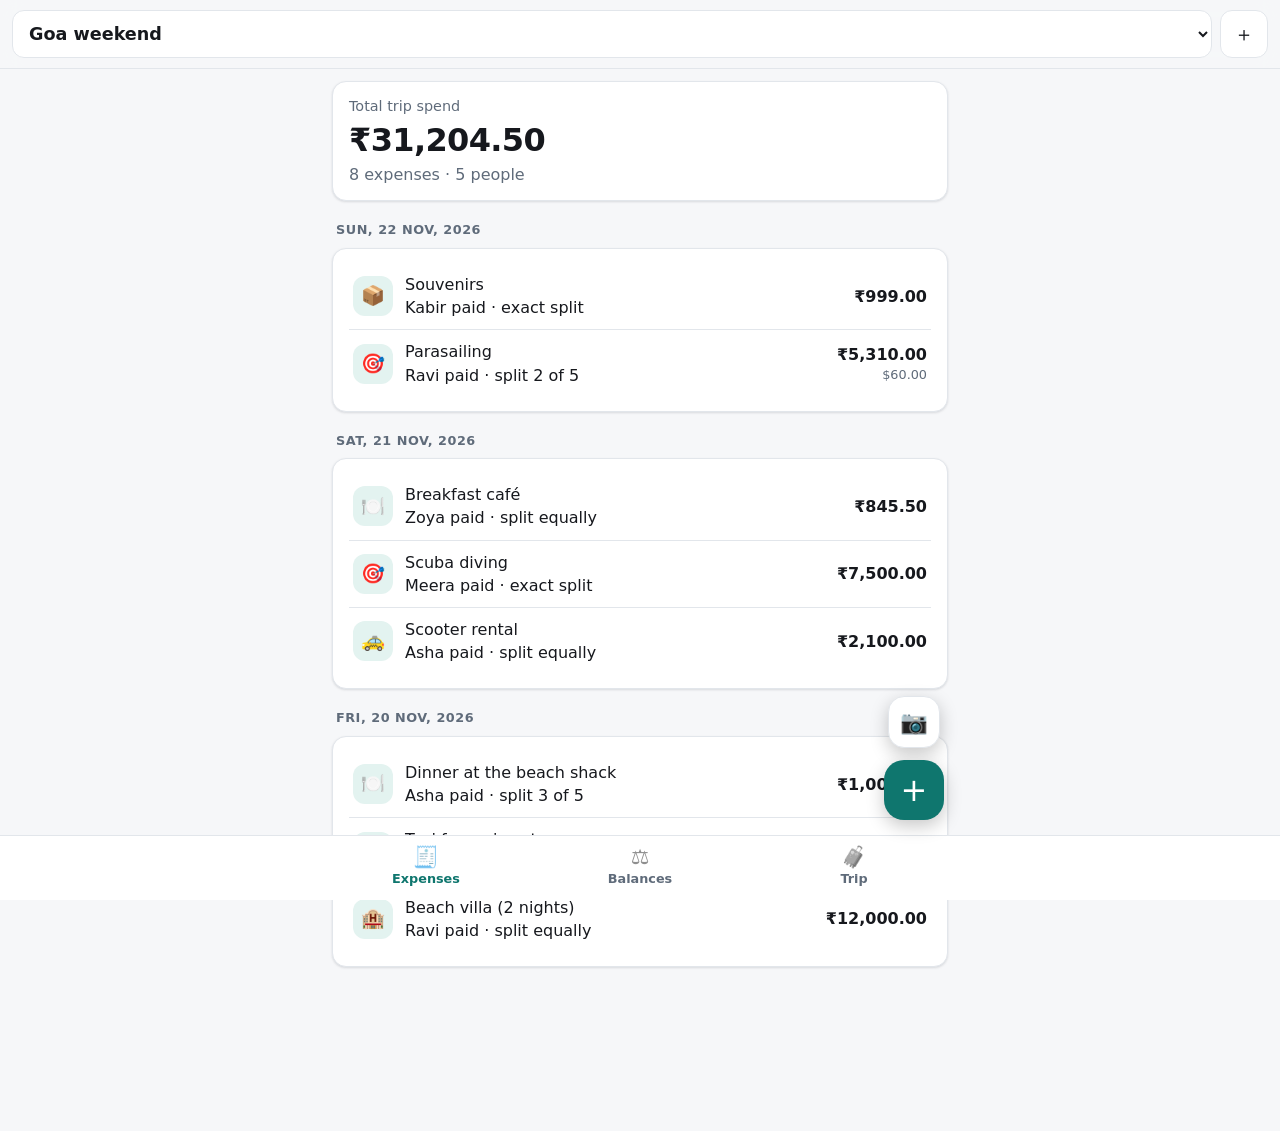
<file: index.html>
<!doctype html>
<html lang="en">
<head>
  <meta charset="utf-8">
  <meta name="viewport" content="width=device-width, initial-scale=1, viewport-fit=cover">
  <meta name="color-scheme" content="light dark">
  <meta name="theme-color" content="#f6f7f9" media="(prefers-color-scheme: light)">
  <meta name="theme-color" content="#0f1115" media="(prefers-color-scheme: dark)">
  <title>Trip Splitter</title>
  <link rel="icon" href="data:image/svg+xml,<svg xmlns='http://www.w3.org/2000/svg' viewBox='0 0 100 100'><text y='.9em' font-size='90'>🧳</text></svg>">
  <link rel="stylesheet" href="styles.css">
  <link rel="manifest" href="manifest.webmanifest">
  <link rel="apple-touch-icon" href="icon-192.png">
</head>
<body>
  <header class="topbar">
    <label for="tripSelect" class="sr-only">Current trip</label>
    <select id="tripSelect" class="trip-select"></select>
    <button type="button" class="icon-btn" data-action="new-trip" aria-label="New trip" title="New trip">＋</button>
  </header>

  <main>
    <section id="view-expenses" class="view" aria-label="Expenses"></section>
    <section id="view-balances" class="view" aria-label="Balances" hidden></section>
    <section id="view-trip" class="view" aria-label="Trip settings" hidden></section>
  </main>

  <button type="button" id="fabScan" class="fab fab-scan" data-action="scan" aria-label="Scan a bill or UPI screenshot" title="Scan a bill or UPI screenshot">📷</button>
  <button type="button" id="fab" class="fab" data-action="add-expense" aria-label="Add expense">+</button>

  <nav class="tabbar" aria-label="Sections">
    <button type="button" data-action="tab" data-tab="expenses"><span class="tab-ico" aria-hidden="true">🧾</span><span>Expenses</span></button>
    <button type="button" data-action="tab" data-tab="balances"><span class="tab-ico" aria-hidden="true">⚖️</span><span>Balances</span></button>
    <button type="button" data-action="tab" data-tab="trip"><span class="tab-ico" aria-hidden="true">🧳</span><span>Trip</span></button>
  </nav>

  <!-- Add / edit expense -->
  <dialog id="expenseDialog" class="sheet">
    <form id="expenseForm" class="dlg" novalidate autocomplete="off">
      <div class="dlg-head">
        <h2 id="expTitle">Add expense</h2>
        <button type="button" class="icon-btn" data-close aria-label="Close">✕</button>
      </div>
      <div class="dlg-body">
        <button type="button" class="btn scan-btn" id="scanBtn">📷 Scan bill or UPI screenshot</button>
        <div id="scanPanel" class="scan-panel" hidden>
          <img id="scanImg" alt="Scanned bill. Tap to enlarge">
          <div class="scan-info">
            <p id="scanMsg" class="scan-msg" aria-live="polite"></p>
            <div class="progress" id="scanProg"><span></span></div>
            <ul id="scanFound" class="scan-found"></ul>
            <button type="button" class="btn small" id="scanAsPayment" hidden></button>
            <details id="scanTextBox" hidden><summary>Text read from the image</summary><pre id="scanText"></pre></details>
          </div>
        </div>

        <label class="field">
          <span>Description</span>
          <input name="description" maxlength="80" placeholder="e.g. Dinner at the shack" enterkeyhint="next">
        </label>

        <div class="field-row">
          <label class="field grow">
            <span>Amount</span>
            <input name="amount" inputmode="decimal" placeholder="0.00" enterkeyhint="done">
          </label>
          <label class="field">
            <span>Currency</span>
            <select name="currency"></select>
          </label>
        </div>

        <div id="rateBox" class="rate-box" hidden>
          <label class="field">
            <span id="rateLabel">Rate</span>
            <span class="input-with-btn">
              <input name="rate" inputmode="decimal" placeholder="Exchange rate">
              <button type="button" class="btn small" id="rateRefresh">Fetch</button>
            </span>
          </label>
          <p class="hint" id="rateNote"></p>
          <p class="hint strong" id="inrPreview"></p>
        </div>

        <div class="field-row">
          <label class="field grow">
            <span>Date</span>
            <input type="date" name="date">
          </label>
          <label class="field grow">
            <span>Paid by</span>
            <select name="paidBy"></select>
          </label>
        </div>

        <fieldset class="field">
          <legend>Category</legend>
          <p class="hint cat-hint" id="catHint" hidden>Pick the type. Taxi, auto or train → Transport; petrol or diesel → Fuel.</p>
          <div class="chips">
            <label class="chip"><input type="radio" name="category" value="Food"><span>🍽️ Food</span></label>
            <label class="chip"><input type="radio" name="category" value="Transport"><span>🚕 Transport</span></label>
            <label class="chip"><input type="radio" name="category" value="Fuel"><span>⛽ Fuel</span></label>
            <label class="chip"><input type="radio" name="category" value="Stay"><span>🏨 Stay</span></label>
            <label class="chip"><input type="radio" name="category" value="Activities"><span>🎯 Activities</span></label>
            <label class="chip"><input type="radio" name="category" value="Other"><span>📦 Other</span></label>
          </div>
        </fieldset>

        <fieldset class="field">
          <legend>Split</legend>
          <div class="segmented">
            <label><input type="radio" name="split" value="equal"><span>Equally</span></label>
            <label><input type="radio" name="split" value="exact"><span>Exact amounts</span></label>
          </div>
          <div class="split-tools" id="splitTools">
            <button type="button" class="btn-text" id="selAll">Select all</button>
            <button type="button" class="btn-text" id="selNone">Clear</button>
          </div>
          <div id="splitRows" class="split-rows"></div>
        </fieldset>
      </div>
      <div class="dlg-foot">
        <p id="splitStatus" class="status" aria-live="polite"></p>
        <div class="btn-row">
          <button type="button" class="btn danger-outline" id="expDelete">Delete</button>
          <button type="submit" class="btn primary grow" id="expSave">Save expense</button>
        </div>
      </div>
    </form>
  </dialog>

  <!-- Record a payment (settlement) -->
  <dialog id="paymentDialog" class="sheet">
    <form id="paymentForm" class="dlg" novalidate autocomplete="off">
      <div class="dlg-head">
        <h2>Record a payment</h2>
        <button type="button" class="icon-btn" data-close aria-label="Close">✕</button>
      </div>
      <div class="dlg-body">
        <label class="field"><span>Who paid</span><select name="from"></select></label>
        <label class="field"><span>Paid to</span><select name="to"></select></label>
        <div class="field-row">
          <label class="field grow"><span>Amount (₹)</span><input name="amount" inputmode="decimal" placeholder="0.00"></label>
          <label class="field grow"><span>Date</span><input type="date" name="date"></label>
        </div>
        <p class="hint">Payments are recorded in ₹ and reduce what the payer owes.</p>
      </div>
      <div class="dlg-foot">
        <p id="payStatus" class="status" aria-live="polite"></p>
        <div class="btn-row"><button type="submit" class="btn primary grow" id="paySave">Save payment</button></div>
      </div>
    </form>
  </dialog>

  <!-- New trip -->
  <dialog id="tripDialog" class="sheet">
    <form id="tripForm" class="dlg" novalidate autocomplete="off">
      <div class="dlg-head">
        <h2>New trip</h2>
        <button type="button" class="icon-btn" data-close aria-label="Close">✕</button>
      </div>
      <div class="dlg-body">
        <label class="field"><span>Trip name</span><input name="tripName" maxlength="60" placeholder="e.g. Goa weekend"></label>
        <label class="field"><span>Default currency</span><select name="currency"></select></label>
        <label class="field">
          <span>People (one per line, or separated by commas)</span>
          <textarea name="people" rows="5" placeholder="Asha&#10;Ravi&#10;Meera"></textarea>
        </label>
      </div>
      <div class="dlg-foot">
        <p id="tripStatus" class="status" aria-live="polite"></p>
        <div class="btn-row"><button type="submit" class="btn primary grow">Create trip</button></div>
      </div>
    </form>
  </dialog>

  <!-- Generic confirm / choice -->
  <dialog id="askDialog" class="small">
    <div class="dlg">
      <div class="dlg-head"><h2 id="askTitle"></h2></div>
      <div class="dlg-body" id="askBody"></div>
      <div class="dlg-foot"><div class="btn-row wrap" id="askButtons"></div></div>
    </div>
  </dialog>

  <div id="toast" class="toast" role="status" aria-live="polite"></div>
  <input type="file" id="importFile" accept="application/json,.json" hidden>
  <input type="file" id="scanFile" accept="image/*" hidden>

  <script src="money.js"></script>
  <script src="sample.js"></script>
  <script src="billparse.js"></script>
  <script src="app.js"></script>
</body>
</html>
</file>
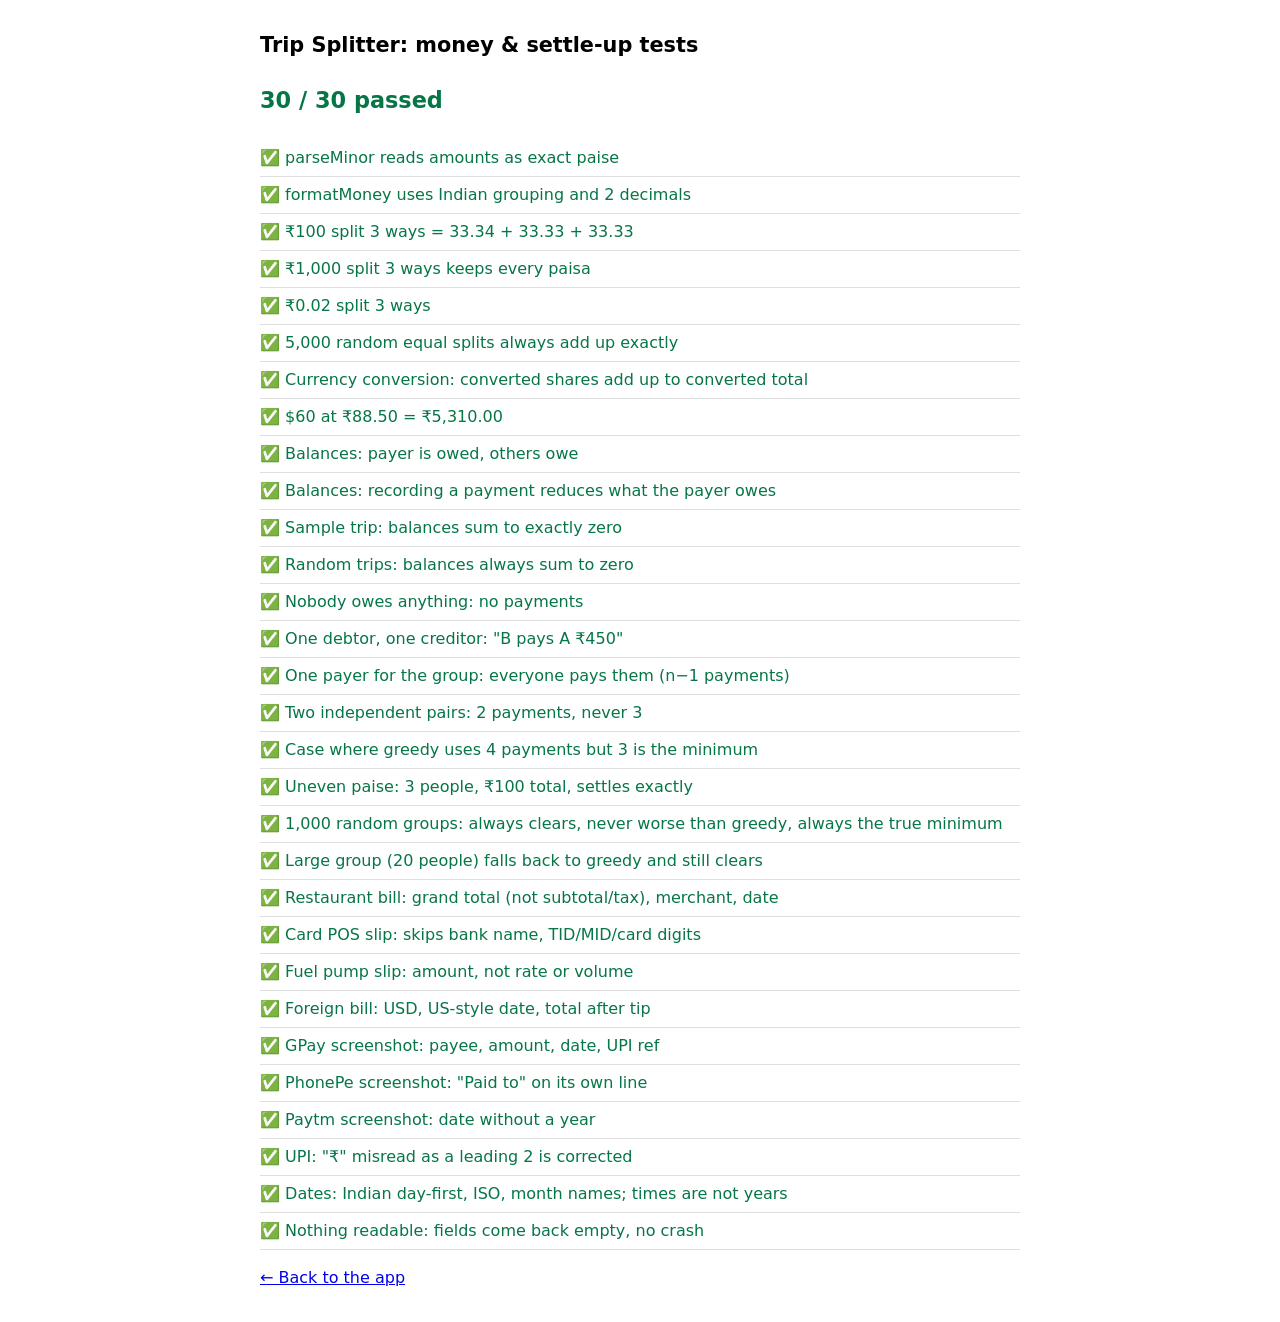
<file: tests.html>
<!doctype html>
<html lang="en">
<head>
  <meta charset="utf-8">
  <meta name="viewport" content="width=device-width, initial-scale=1">
  <meta name="color-scheme" content="light dark">
  <title>Trip Splitter tests</title>
  <style>
    body { font: 16px/1.5 system-ui, sans-serif; max-width: 760px; margin: 0 auto; padding: 16px; }
    h1 { font-size: 1.3rem; }
    #summary { font-size: 1.4rem; font-weight: 700; }
    .pass { color: #067647; } .fail { color: #c4320a; }
    @media (prefers-color-scheme: dark) { .pass { color: #4ade80; } .fail { color: #fb7f6b; } }
    ul { list-style: none; padding: 0; } li { padding: 6px 0; border-bottom: 1px solid #8884; }
    pre { white-space: pre-wrap; margin: 4px 0 0 28px; font-size: .85rem; }
  </style>
</head>
<body>
  <h1>Trip Splitter: money &amp; settle-up tests</h1>
  <p id="summary">Running…</p>
  <ul id="results"></ul>
  <p><a href="index.html">← Back to the app</a></p>
  <script src="money.js"></script>
  <script src="sample.js"></script>
  <script src="billparse.js"></script>
  <script src="tests.js"></script>
</body>
</html>
</file>
<file: styles.css>
/* Trip Splitter: mobile-first, light/dark via prefers-color-scheme */

:root {
  --bg: #f6f7f9;
  --card: #ffffff;
  --card-2: #f1f3f6;
  --text: #16181d;
  --muted: #5f6b7a;
  --border: #e2e6eb;
  --accent: #0f766e;
  --accent-ink: #ffffff;
  --accent-soft: #e3f3f0;
  --pos: #067647;
  --neg: #c4320a;
  --danger: #c8231a;
  --shadow: 0 1px 2px rgba(16, 24, 40, .05), 0 1px 3px rgba(16, 24, 40, .08);
  --radius: 14px;
  --tap: 48px;
  --tabbar-h: 64px;
  color-scheme: light dark;
}

@media (prefers-color-scheme: dark) {
  :root {
    --bg: #0f1115;
    --card: #181b21;
    --card-2: #20242c;
    --text: #eceef2;
    --muted: #9aa4b2;
    --border: #2b3039;
    --accent: #2dd4bf;
    --accent-ink: #052421;
    --accent-soft: #11302c;
    --pos: #4ade80;
    --neg: #fb7f6b;
    --danger: #fb7f6b;
    --shadow: none;
  }
}

*, *::before, *::after { box-sizing: border-box; }

html { -webkit-text-size-adjust: 100%; }

body {
  margin: 0;
  font: 16px/1.45 system-ui, -apple-system, "Segoe UI", Roboto, "Noto Sans", sans-serif;
  background: var(--bg);
  color: var(--text);
  padding-bottom: calc(var(--tabbar-h) + 88px + env(safe-area-inset-bottom));
}

button, input, select, textarea { font: inherit; color: inherit; }

.sr-only {
  position: absolute; width: 1px; height: 1px; overflow: hidden;
  clip: rect(0 0 0 0); white-space: nowrap;
}

[hidden] { display: none !important; }

/* ---------- Top bar ---------- */
.topbar {
  position: sticky; top: 0; z-index: 10;
  display: flex; gap: 8px; align-items: center;
  padding: calc(10px + env(safe-area-inset-top)) 12px 10px;
  background: color-mix(in srgb, var(--bg) 88%, transparent);
  backdrop-filter: blur(10px);
  -webkit-backdrop-filter: blur(10px);
  border-bottom: 1px solid var(--border);
}

.trip-select {
  flex: 1; min-width: 0;
  min-height: var(--tap);
  font-size: 1.1rem; font-weight: 650;
  padding: 0 36px 0 12px;
  border: 1px solid var(--border); border-radius: 12px;
  background: var(--card);
}

.icon-btn {
  flex: none;
  width: var(--tap); height: var(--tap);
  display: inline-grid; place-items: center;
  border: 1px solid var(--border); border-radius: 12px;
  background: var(--card); cursor: pointer;
  font-size: 1.25rem;
}

main { max-width: 640px; margin: 0 auto; padding: 12px; }

.view { display: flex; flex-direction: column; gap: 12px; }

/* ---------- Cards & lists ---------- */
.card {
  background: var(--card);
  border: 1px solid var(--border);
  border-radius: var(--radius);
  box-shadow: var(--shadow);
  padding: 14px 16px;
}
.card h3 { margin: 0 0 8px; font-size: 1rem; }
.card > .hint:last-child { margin-bottom: 0; }

.total-card .label { color: var(--muted); font-size: .9rem; }
.total-card .big { font-size: 2rem; font-weight: 750; letter-spacing: -.02em; font-variant-numeric: tabular-nums; }

.muted { color: var(--muted); }
.hint { color: var(--muted); font-size: .875rem; margin: 6px 0; }
.hint.strong { color: var(--text); font-weight: 600; }
.empty-note { color: var(--muted); margin: 4px 0 8px; }

.list { list-style: none; margin: 0; padding: 0; }
.row {
  display: flex; align-items: center; gap: 10px;
  min-height: 56px; padding: 8px 0;
  border-top: 1px solid var(--border);
}
.list > .row:first-child { border-top: 0; }
.row .grow { flex: 1; min-width: 0; }
.row .title { font-weight: 600; overflow-wrap: anywhere; }
.row .sub { color: var(--muted); font-size: .85rem; }
.amt { font-weight: 650; font-variant-numeric: tabular-nums; white-space: nowrap; text-align: right; }
.amt .orig { display: block; color: var(--muted); font-weight: 400; font-size: .8rem; }
.pos { color: var(--pos); }
.neg { color: var(--neg); }

.date-head {
  margin: 8px 4px -4px; font-size: .8rem; font-weight: 650;
  color: var(--muted); text-transform: uppercase; letter-spacing: .04em;
}

/* Expense item is a full-width button */
.exp-item {
  display: flex; align-items: center; gap: 12px; width: 100%;
  min-height: 64px; padding: 10px 4px; text-align: left;
  background: none; border: 0; border-top: 1px solid var(--border);
  cursor: pointer;
}
.list > li:first-child > .exp-item { border-top: 0; }
.exp-item .grow { flex: 1; min-width: 0; }
.exp-item:active { background: var(--card-2); }
.cat-ico {
  flex: none; width: 40px; height: 40px; border-radius: 12px;
  display: grid; place-items: center; font-size: 1.2rem;
  background: var(--accent-soft);
}

/* Category bars */
.bar-row { padding: 8px 0; }
.bar-row .top { display: flex; justify-content: space-between; gap: 8px; }
.bar { height: 8px; border-radius: 99px; background: var(--card-2); margin-top: 6px; overflow: hidden; }
.bar > span { display: block; height: 100%; background: var(--accent); border-radius: 99px; }

/* ---------- Buttons ---------- */
.btn {
  min-height: var(--tap); padding: 0 18px;
  border-radius: 12px; border: 1px solid var(--border);
  background: var(--card-2); cursor: pointer;
  font-weight: 600;
  display: inline-flex; align-items: center; justify-content: center; gap: 6px;
}
.btn.primary { background: var(--accent); color: var(--accent-ink); border-color: transparent; }
.btn.primary:disabled { opacity: .45; cursor: not-allowed; }
.btn.danger { background: var(--danger); color: #fff; border-color: transparent; }
.btn.danger-outline { background: transparent; color: var(--danger); border-color: currentColor; }
.btn.small { min-height: 40px; padding: 0 12px; font-size: .9rem; }
.btn.grow { flex: 1; }
.btn-text {
  min-height: 40px; padding: 0 8px; border: 0; background: none;
  color: var(--accent); font-weight: 600; cursor: pointer;
}
.btn-row { display: flex; gap: 8px; margin-top: 10px; }
.btn-row.wrap { flex-wrap: wrap; }
.btn-row.wrap > .btn { flex: 1 1 auto; }

.x-btn {
  flex: none; width: 40px; height: 40px; border-radius: 10px;
  border: 0; background: none; color: var(--muted); cursor: pointer; font-size: 1.05rem;
}
.x-btn:disabled { opacity: .3; cursor: not-allowed; }

button:focus-visible, input:focus-visible, select:focus-visible, textarea:focus-visible, .chip input:focus-visible + span, .segmented input:focus-visible + span {
  outline: 3px solid color-mix(in srgb, var(--accent) 55%, transparent);
  outline-offset: 2px;
}

/* ---------- FAB & tab bar ---------- */
.fab {
  position: fixed; z-index: 20;
  right: max(16px, calc(50% - 320px + 16px));
  bottom: calc(var(--tabbar-h) + 16px + env(safe-area-inset-bottom));
  width: 60px; height: 60px; border-radius: 20px; border: 0;
  background: var(--accent); color: var(--accent-ink);
  font-size: 2rem; line-height: 1; cursor: pointer;
  box-shadow: 0 6px 18px rgba(0, 0, 0, .22);
}

.tabbar {
  position: fixed; left: 0; right: 0; bottom: 0; z-index: 15;
  display: flex; justify-content: center;
  padding-bottom: env(safe-area-inset-bottom);
  background: var(--card); border-top: 1px solid var(--border);
}
.tabbar button {
  flex: 1; max-width: 214px; height: var(--tabbar-h);
  display: flex; flex-direction: column; align-items: center; justify-content: center; gap: 2px;
  border: 0; background: none; cursor: pointer;
  color: var(--muted); font-size: .8rem; font-weight: 600;
}
.tabbar button[aria-current="page"] { color: var(--accent); }
.tab-ico { font-size: 1.3rem; line-height: 1; filter: grayscale(1); opacity: .75; }
.tabbar button[aria-current="page"] .tab-ico { filter: none; opacity: 1; }

/* ---------- Forms ---------- */
.field { display: flex; flex-direction: column; gap: 6px; margin: 0 0 14px; min-width: 0; border: 0; padding: 0; }
.field > span, .field > legend { font-size: .875rem; font-weight: 600; color: var(--muted); padding: 0; }
fieldset.field > legend { margin-bottom: 6px; }
.field-row { display: flex; gap: 10px; }
.field-row .field.grow { flex: 1; }

input:not([type="checkbox"]):not([type="radio"]), select, textarea {
  width: 100%;
  min-height: var(--tap);
  padding: 10px 12px;
  font-size: 16px; /* stops iOS from zooming in */
  border: 1px solid var(--border); border-radius: 12px;
  background: var(--card);
}
textarea { resize: vertical; }
input[aria-invalid="true"] { border-color: var(--danger); }

.input-with-btn { display: flex; gap: 8px; }
.input-with-btn input { flex: 1; min-width: 0; }

.rate-box {
  margin: -4px 0 14px; padding: 12px;
  border-radius: 12px; background: var(--accent-soft);
}
.rate-box .field { margin-bottom: 4px; }

.chips { display: flex; flex-wrap: wrap; gap: 8px; }
.chip input, .segmented input { position: absolute; opacity: 0; pointer-events: none; }
.chip span {
  display: inline-flex; align-items: center; min-height: 44px; padding: 0 14px;
  border: 1px solid var(--border); border-radius: 99px; cursor: pointer;
  background: var(--card); font-weight: 500;
}
.chip input:checked + span { background: var(--accent); color: var(--accent-ink); border-color: transparent; }

.segmented {
  display: flex; padding: 4px; gap: 4px;
  background: var(--card-2); border-radius: 12px;
}
.segmented label { flex: 1; }
.segmented span {
  display: flex; align-items: center; justify-content: center;
  min-height: 42px; border-radius: 9px; cursor: pointer; font-weight: 600; color: var(--muted);
}
.segmented input:checked + span { background: var(--card); color: var(--text); box-shadow: var(--shadow); }

.split-tools { display: flex; justify-content: flex-end; margin: 4px 0 0; }
.split-rows { display: flex; flex-direction: column; }
.split-row {
  display: flex; align-items: center; gap: 12px;
  min-height: 52px; border-top: 1px solid var(--border); cursor: pointer;
}
.split-row:first-child { border-top: 0; }
.split-row input[type="checkbox"] { width: 24px; height: 24px; accent-color: var(--accent); flex: none; }
.split-row .name { flex: 1; min-width: 0; overflow-wrap: anywhere; }
.split-row .share { color: var(--muted); font-variant-numeric: tabular-nums; }
.split-row .cur { color: var(--muted); }
.split-row input.exact-input { width: 128px; flex: none; text-align: right; font-variant-numeric: tabular-nums; }

.person-row input { flex: 1; }
.add-row { display: flex; gap: 8px; margin-top: 10px; }
.add-row input { flex: 1; min-width: 0; }

/* ---------- Dialogs ---------- */
dialog {
  border: 0; padding: 0;
  background: var(--card); color: var(--text);
  width: min(560px, calc(100% - 24px));
  max-height: min(92dvh, 900px);
  border-radius: 18px;
  box-shadow: 0 20px 60px rgba(0, 0, 0, .35);
}
dialog::backdrop { background: rgba(10, 12, 16, .5); }
dialog.small { width: min(420px, calc(100% - 32px)); }

.dlg { display: flex; flex-direction: column; max-height: inherit; }
.dlg-head {
  display: flex; align-items: center; justify-content: space-between; gap: 8px;
  padding: 12px 12px 12px 16px; border-bottom: 1px solid var(--border);
}
.dlg-head h2 { margin: 0; font-size: 1.15rem; }
.dlg-body { padding: 16px; overflow-y: auto; flex: 1; overscroll-behavior: contain; }
.dlg-foot {
  padding: 10px 16px calc(12px + env(safe-area-inset-bottom));
  border-top: 1px solid var(--border); background: var(--card);
}
.dlg-foot .btn-row { margin-top: 0; }
.status { margin: 0 0 8px; min-height: 1.3em; font-size: .9rem; color: var(--muted); }
.status.bad { color: var(--neg); }
.status.good { color: var(--pos); }
#askBody p { margin: 0 0 10px; }
#askBody pre {
  white-space: pre-wrap; background: var(--card-2); padding: 12px; border-radius: 10px;
  font-size: .9rem; max-height: 50dvh; overflow: auto; user-select: all;
}

/* Full-screen sheets on phones */
@media (max-width: 600px) {
  dialog.sheet {
    width: 100%; max-width: 100%;
    height: 100%; max-height: 100%;
    margin: 0; border-radius: 0;
  }
  dialog.sheet .dlg { height: 100%; max-height: 100%; }
  dialog.sheet .dlg-head { padding-top: calc(12px + env(safe-area-inset-top)); }
}

/* ---------- Bill scanning ---------- */
.fab-scan {
  bottom: calc(var(--tabbar-h) + 88px + env(safe-area-inset-bottom));
  width: 52px; height: 52px; border-radius: 16px; font-size: 1.4rem;
  right: max(20px, calc(50% - 320px + 20px));
  background: var(--card); color: var(--text); border: 1px solid var(--border);
}
.scan-btn {
  width: 100%; margin-bottom: 14px;
  border-style: dashed; border-width: 2px; border-color: var(--accent);
  background: var(--accent-soft); color: var(--text);
}
.scan-panel {
  display: flex; gap: 12px; align-items: flex-start;
  margin: 0 0 16px; padding: 12px; border-radius: 12px;
  background: var(--card-2); border: 1px solid var(--border);
}
.scan-panel img {
  flex: none; width: 84px; max-height: 140px; object-fit: cover; object-position: top;
  border-radius: 8px; border: 1px solid var(--border); cursor: zoom-in; background: #fff;
}
.scan-panel.big { flex-direction: column; }
.scan-panel.big img { width: 100%; max-height: none; object-fit: contain; cursor: zoom-out; }
.scan-info { flex: 1; min-width: 0; }
.scan-msg { margin: 0 0 6px; font-weight: 600; }
.scan-msg.bad { color: var(--neg); }
.progress { height: 6px; border-radius: 99px; background: var(--border); overflow: hidden; margin-bottom: 6px; }
.progress > span { display: block; height: 100%; width: 0; background: var(--accent); transition: width .2s; }
.scan-found { list-style: none; margin: 0; padding: 0; font-size: .875rem; color: var(--muted); }
.scan-found li { padding: 1px 0; }
.scan-found .miss { color: var(--neg); }
.scan-found .warn { color: var(--neg); font-weight: 600; }
.scan-info .btn { margin-top: 8px; }
.scan-info details { margin-top: 8px; font-size: .85rem; color: var(--muted); }
.scan-info pre { white-space: pre-wrap; max-height: 200px; overflow: auto; background: var(--card); padding: 8px; border-radius: 8px; }
.cat-hint { margin: -2px 0 8px; color: var(--accent); font-weight: 600; }
fieldset.need-pick .chip span { border-color: var(--accent); border-style: dashed; }

/* ---------- Toast ---------- */
.toast {
  position: fixed; left: 50%; z-index: 100;
  bottom: calc(var(--tabbar-h) + 90px + env(safe-area-inset-bottom));
  transform: translate(-50%, 20px);
  max-width: calc(100% - 32px);
  padding: 12px 18px; border-radius: 12px;
  background: var(--text); color: var(--bg); font-weight: 600;
  opacity: 0; pointer-events: none;
  transition: opacity .2s, transform .2s;
}
.toast.show { opacity: 1; transform: translate(-50%, 0); }

.empty {
  text-align: center; padding: 32px 16px;
}
.empty .big-ico { font-size: 3rem; }
.empty .btn-row { justify-content: center; }

.foot-link { text-align: center; font-size: .85rem; margin: 8px 0; }
.foot-link a { color: var(--muted); }
</file>
